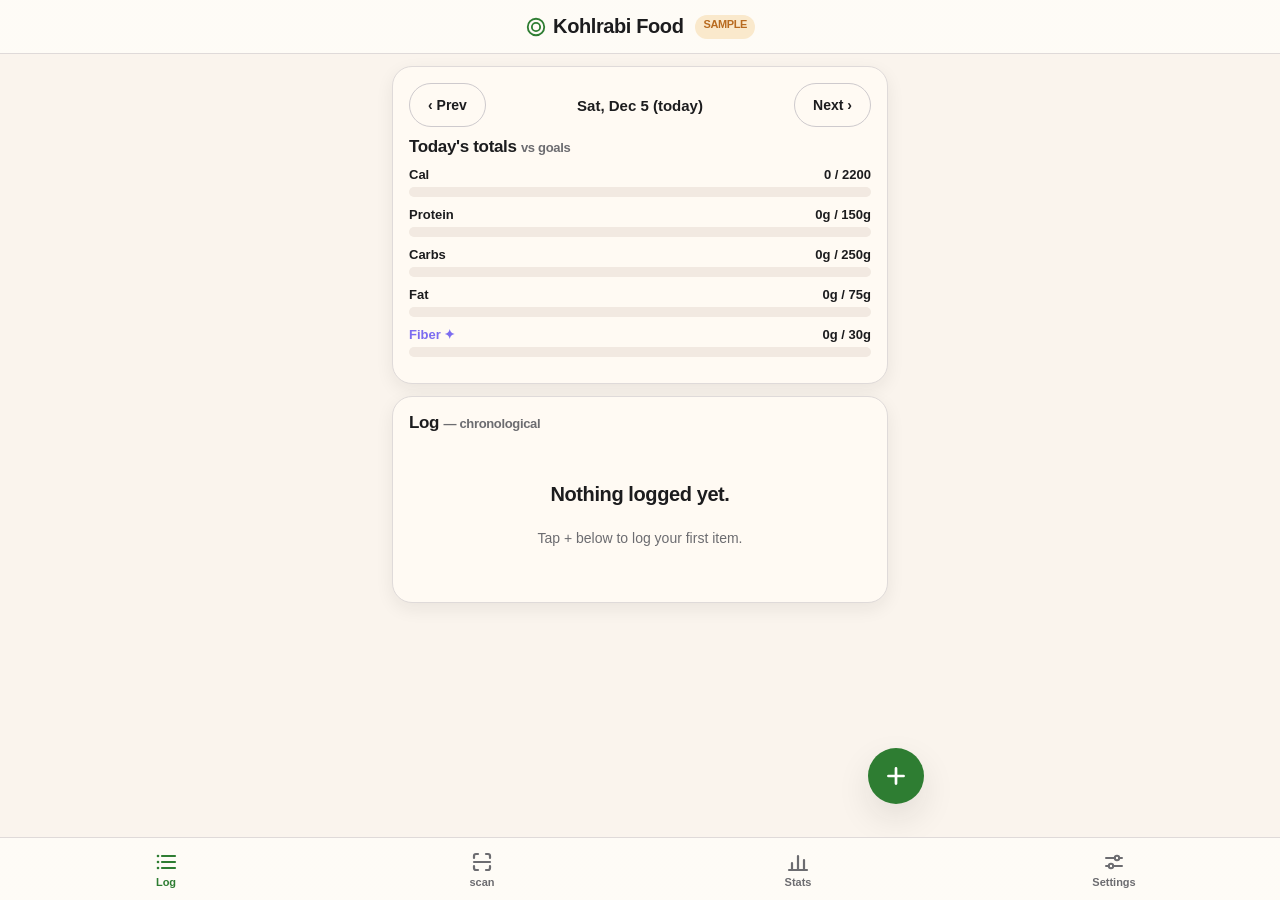
<file: index.html>
<!DOCTYPE html>
<html lang="en">
<head>
<meta charset="utf-8">
<meta name="viewport" content="width=device-width, initial-scale=1, viewport-fit=cover">
<title>Kohlrabi Food</title>
<meta name="theme-color" content="#1e7a34">
<link rel="manifest" href="manifest.webmanifest">
<link rel="icon" href="icon.svg" type="image/svg+xml">
<link rel="stylesheet" href="css/style.css">
</head>
<body>
<div class="app">
  <header class="topbar">
    <h1 class="title"><svg class="plate" viewBox="0 0 24 24" fill="none" stroke="currentColor" stroke-width="2" stroke-linecap="round" aria-hidden="true"><circle cx="12" cy="12" r="9"/><circle cx="12" cy="12" r="4.5"/></svg>Kohlrabi Food<span class="sample-badge">SAMPLE</span></h1>
  </header>

  <main>
    <!-- LOG -->
    <section class="tab active" id="tab-log">
      <div class="card">
        <div class="row between" style="margin-bottom:10px">
          <button class="btn small secondary" id="date-prev" aria-label="Previous day">‹ Prev</button>
          <strong id="date-label" style="font-size:15px"></strong>
          <button class="btn small secondary" id="date-next" aria-label="Next day">Next ›</button>
        </div>
        <h3>Today's totals <span class="muted">vs goals</span></h3>
        <div id="rollup"></div>
      </div>
      <div class="card" id="quick-card" hidden>
        <h3>Quick add <span class="muted">— log again in one tap</span></h3>
        <div id="quick-add"></div>
      </div>
      <div class="card">
        <h3>Log <span class="muted">— chronological</span></h3>
        <div id="entries"></div>
      </div>
    </section>

    <!-- SCAN -->
    <section class="tab" id="tab-scan">
      <div class="card scan-hero">
        <svg class="hero-ico" viewBox="0 0 24 24" fill="none" stroke="currentColor" stroke-width="1.8" stroke-linecap="round" aria-hidden="true"><path d="M4 8V6a2 2 0 0 1 2-2h2M16 4h2a2 2 0 0 1 2 2v2M20 16v2a2 2 0 0 1-2 2h-2M8 20H6a2 2 0 0 1-2-2v-2"/><path d="M4 12h16"/></svg>
        <h3>Scan a barcode</h3>
        <div class="muted">Point the camera at a product barcode.</div>
      </div>
      <div class="card">
        <div class="viewfinder-wrap">
          <video id="viewfinder" class="viewfinder" muted playsinline></video>
          <div class="scan-frame"></div>
          <div class="scan-status" id="scan-status">Starting camera…</div>
        </div>
      </div>
      <div class="card">
        <h3>No barcode?</h3>
        <label class="field">Type a barcode</label>
        <div class="row">
          <input type="tel" id="manual-barcode" inputmode="numeric" placeholder="e.g. 3017624010701">
          <button class="btn small" id="manual-barcode-btn" style="white-space:nowrap">Look up</button>
        </div>
        <label class="field">Or search by name <span class="muted">(sample catalog)</span></label>
        <div class="row">
          <input type="text" id="name-search" placeholder="e.g. cheerios">
          <button class="btn small" id="name-search-btn" style="white-space:nowrap">Search</button>
        </div>
        <div id="search-results" style="margin-top:8px"></div>
        <div class="muted" style="margin-top:8px">Try a sample barcode: 3017624010701 (Nutella), 016000275287 (Cheerios), 888849007521 (Quest bar).</div>
      </div>
    </section>

    <!-- STATS -->
    <section class="tab" id="tab-stats">
      <div class="card">
        <h3>At a glance</h3>
        <div class="period-tabs" id="stats-period"></div>
        <div id="stats-strip-wrap" style="margin-top:12px">
          <div class="week-nav">
            <button class="btn small secondary" id="stats-week-prev">‹</button>
            <strong id="stats-week-label" style="font-size:13px"></strong>
            <button class="btn small secondary" id="stats-week-next">›</button>
          </div>
          <div class="week-strip" id="stats-strip"></div>
        </div>
      </div>
      <div class="card">
        <h3>Goals vs actuals <span class="muted" id="stats-avg-label"></span></h3>
        <div id="stats-goals"></div>
      </div>
      <div class="card" id="stats-cal-card">
        <h3>Calories by day</h3>
        <div id="stats-cals"></div>
      </div>
      <div class="card">
        <div class="row between">
          <h3 style="margin:0">Weight</h3>
          <button class="btn small secondary" id="weight-add">Enter weight</button>
        </div>
        <div id="weight-summary" style="margin-top:8px"></div>
        <div id="weight-list" style="margin-top:8px"></div>
      </div>
    </section>

    <!-- SETTINGS -->
    <section class="tab" id="tab-settings">
      <div class="card">
        <h3>Calorie goal</h3>
        <div class="period-tabs" id="dir-pills"></div>
        <div id="rate-row" style="margin-top:10px">
          <label class="field" style="margin-top:0">Pace</label>
          <div class="period-tabs" id="rate-pills"></div>
        </div>
        <div id="cal-target-out" style="margin-top:10px;font-size:14px"></div>
        <label class="field">Goal weight, optional (<span id="gw-unit">lb</span>)</label>
        <div class="row">
          <input type="number" id="goal-weight" inputmode="decimal" placeholder="e.g. 170">
          <button class="btn small secondary" id="gw-save">Save</button>
        </div>
        <div class="muted" id="gw-projection" style="margin-top:6px"></div>
      </div>
      <div class="card">
        <h3>Daily goals <span class="muted">— or set manually</span></h3>
        <div id="goals-form"></div>
        <div class="muted" id="goals-msg" style="margin-top:8px"></div>
      </div>
      <div class="card">
        <h3>TDEE estimator <span class="muted">(optional)</span></h3>
        <div class="muted">Rough daily calorie burn via Mifflin-St Jeor. Not medical advice.</div>
        <div class="row">
          <div style="flex:1"><label class="field">Age</label><input type="number" id="t-age" inputmode="numeric"></div>
          <div style="flex:1"><label class="field">Sex</label><select id="t-sex"><option value="male">Male</option><option value="female">Female</option></select></div>
        </div>
        <div class="row">
          <div style="flex:1"><label class="field">Height (cm)</label><input type="number" id="t-height" inputmode="decimal"></div>
          <div style="flex:1"><label class="field">Weight (<span id="tdee-wunit">lb</span>)</label><input type="number" id="t-weight" inputmode="decimal"></div>
        </div>
        <label class="field">Activity</label>
        <select id="t-act">
          <option value="1.2">Sedentary (little exercise)</option>
          <option value="1.375">Light (1–3 days/wk)</option>
          <option value="1.55" selected>Moderate (3–5 days/wk)</option>
          <option value="1.725">Heavy (6–7 days/wk)</option>
          <option value="1.9">Athlete (2x/day)</option>
        </select>
        <div style="height:10px"></div>
        <button class="btn secondary" id="tdee-calc">Estimate TDEE</button>
        <div id="tdee-out" style="margin-top:10px;font-size:14px"></div>
      </div>
      <div class="card">
        <h3>Units</h3>
        <div class="period-tabs" id="unit-pills"></div>
        <div class="muted" style="margin-top:8px">Applies to weigh-ins and the TDEE weight field.</div>
      </div>
      <div class="card">
        <h3>Data</h3>
        <div class="row">
          <button class="btn secondary" id="export-json">Export JSON</button>
          <button class="btn secondary" id="delete-all" style="color:var(--danger)">Delete all</button>
        </div>
      </div>
    </section>
  </main>

  <nav class="tabs">
    <button data-tab="log" class="active"><svg viewBox="0 0 24 24" fill="none" stroke="currentColor" stroke-width="2.2" stroke-linecap="round" aria-hidden="true"><path d="M8 6h13M8 12h13M8 18h13"/><circle cx="4" cy="6" r="1.3" fill="currentColor" stroke="none"/><circle cx="4" cy="12" r="1.3" fill="currentColor" stroke="none"/><circle cx="4" cy="18" r="1.3" fill="currentColor" stroke="none"/></svg>Log</button>
    <button data-tab="scan"><svg viewBox="0 0 24 24" fill="none" stroke="currentColor" stroke-width="2.2" stroke-linecap="round" aria-hidden="true"><path d="M4 8V6a2 2 0 0 1 2-2h2M16 4h2a2 2 0 0 1 2 2v2M20 16v2a2 2 0 0 1-2 2h-2M8 20H6a2 2 0 0 1-2-2v-2"/><path d="M4 12h16"/></svg>scan</button>
    <button data-tab="stats"><svg viewBox="0 0 24 24" fill="none" stroke="currentColor" stroke-width="2.2" stroke-linecap="round" aria-hidden="true"><path d="M6 20v-7M12 20V6M18 20v-10"/><path d="M3 20h18"/></svg>Stats</button>
    <button data-tab="settings"><svg viewBox="0 0 24 24" fill="none" stroke="currentColor" stroke-width="2" stroke-linecap="round" aria-hidden="true"><path d="M4 8h9M17 8h3M4 16h3M11 16h9"/><circle cx="15" cy="8" r="2.2"/><circle cx="9" cy="16" r="2.2"/></svg>Settings</button>
  </nav>
  <button id="fab-add" class="fab" aria-label="Add food"><svg viewBox="0 0 24 24" fill="none" stroke="currentColor" stroke-width="2.5" stroke-linecap="round" aria-hidden="true"><path d="M12 5v14M5 12h14"/></svg></button>
</div>
<script type="module" src="js/app.js"></script>
</body>
</html>
</file>
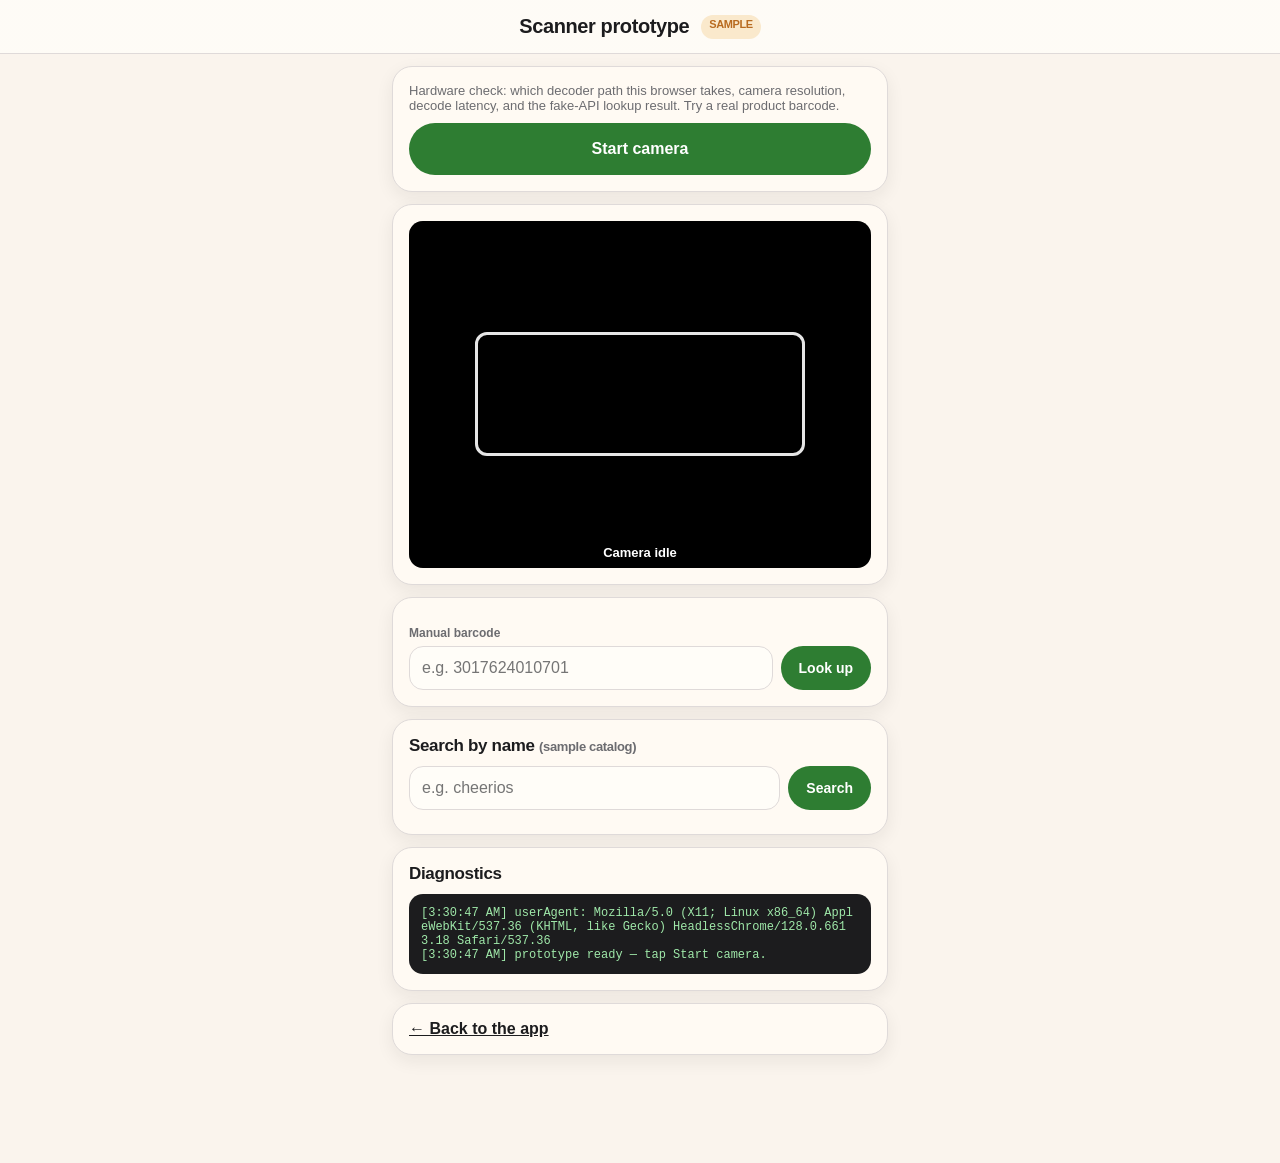
<file: prototype/index.html>
<!DOCTYPE html>
<html lang="en">
<head>
<meta charset="utf-8">
<meta name="viewport" content="width=device-width, initial-scale=1, viewport-fit=cover">
<title>Scanner Prototype — Kohlrabi Food</title>
<meta name="theme-color" content="#1e7a34">
<link rel="icon" href="../icon.svg" type="image/svg+xml">
<link rel="stylesheet" href="../css/style.css">
</head>
<body>
<div class="app">
  <header class="topbar"><h1 class="title">Scanner prototype<span class="sample-badge">SAMPLE</span></h1></header>
  <main>
    <div class="card">
      <div class="muted" style="margin-bottom:10px">
        Hardware check: which decoder path this browser takes, camera resolution,
        decode latency, and the fake-API lookup result. Try a real product barcode.
      </div>
      <button class="btn" id="start-btn">Start camera</button>
    </div>
    <div class="card">
      <div class="viewfinder-wrap">
        <video id="viewfinder" class="viewfinder" muted playsinline></video>
        <div class="scan-frame"></div>
        <div class="scan-status" id="scan-status">Camera idle</div>
      </div>
    </div>
    <div class="card">
      <label class="field">Manual barcode</label>
      <div class="row">
        <input type="tel" id="manual" inputmode="numeric" placeholder="e.g. 3017624010701">
        <button class="btn small" id="manual-btn" style="white-space:nowrap">Look up</button>
      </div>
    </div>
    <div class="card">
      <h3>Search by name <span class="muted">(sample catalog)</span></h3>
      <div class="row">
        <input type="text" id="p-search" placeholder="e.g. cheerios">
        <button class="btn small" id="p-search-btn">Search</button>
      </div>
      <div id="p-search-results" style="margin-top:8px"></div>
    </div>
    <div id="result"></div>
    <div class="card">
      <h3>Diagnostics</h3>
      <div class="diag" id="diag"></div>
    </div>
    <div class="card">
      <a href="../" style="color:var(--green);font-weight:700">← Back to the app</a>
    </div>
  </main>
</div>
<script type="module" src="../js/prototype.js"></script>
</body>
</html>
</file>
<file: css/style.css>
/* Kohlrabi Food — exact design language of the Kohlrabi workout app.
   Warm-paper light theme, pine accent, soft radii. No build step. */
:root {
  --bg: #faf4ed;
  --surface: #fffaf3;
  --surface-2: #f2e9e1;
  --surface-raised: #fffdf8;
  --ink: #1c1c1e;
  --ink-strong: #000000;
  --muted: #6c6c70;
  --subtle: #8e8e93;
  --line: #dfdad9;
  --line-strong: #cecacd;
  --accent: #2e7d32;
  --accent-hover: #256429;
  --accent-soft: #ddefdc;
  --iris: #7c6cf0;
  --iris-soft: #e6e2fd;
  --danger: #d92d20;
  --danger-soft: #fbe3e1;
  --warning: #b86b20;
  --gold-soft: #fae9cc;
  --on-accent: #ffffff;
  --focus-ring: rgba(46,125,50,.22);
  --shadow-color: rgba(28,28,30,.10);
  --shadow-soft-color: rgba(28,28,30,.07);
  --backdrop: rgba(0,0,0,.32);
  --nav-bg: rgba(255,253,248,.82);
  --shadow: 0 14px 34px var(--shadow-color);
  --shadow-soft: 0 6px 18px var(--shadow-soft-color);
  --radius-sm: 14px;
  --radius-md: 20px;
  --radius-lg: 22px;
  --font-sans: -apple-system, BlinkMacSystemFont, "Segoe UI", Roboto, "Helvetica Neue", Arial, sans-serif;
}
* { box-sizing: border-box; }
html, body { margin: 0; padding: 0; }
body {
  font-family: var(--font-sans);
  background: var(--bg);
  color: var(--ink);
  -webkit-text-size-adjust: 100%;
}
.app { max-width: 520px; margin: 0 auto; min-height: 100dvh; }

/* ===== Top bar (fixed, translucent, iOS-26-safe) ===== */
header.topbar {
  position: fixed; top: 0; left: 0; right: 0; z-index: 30;
  max-width: 520px; margin: 0 auto;
  height: calc(54px + env(safe-area-inset-top));
  padding: env(safe-area-inset-top) 4px 0;
  display: grid; grid-template-columns: auto minmax(0,1fr) auto; align-items: center;
  border-bottom: 1px solid var(--line);
  background-color: var(--bg);
  background-image: linear-gradient(var(--nav-bg), var(--nav-bg));
  -webkit-backdrop-filter: blur(20px) saturate(1.6);
  backdrop-filter: blur(20px) saturate(1.6);
}
header.topbar .title {
  position: absolute; left: 0; right: 0; top: env(safe-area-inset-top); bottom: 0;
  display: flex; align-items: center; justify-content: center;
  margin: 0; padding: 0 56px;
  font-size: 20px; font-weight: 750; letter-spacing: -.02em;
  white-space: nowrap; overflow: hidden; text-overflow: ellipsis; pointer-events: none;
}
header.topbar .date-nav { grid-column: 3; display: flex; align-items: center; gap: 2px; padding-right: 4px; }
header.topbar .date-nav button {
  display: grid; place-items: center; width: 44px; height: 44px;
  border: 0; border-radius: 12px; background: transparent; color: var(--ink);
  font-size: 22px; cursor: pointer;
}
header.topbar .date-nav #date-label { font-size: 13px; font-weight: 700; color: var(--muted); white-space: nowrap; }

/* ===== Bottom nav (fixed, translucent) ===== */
nav.tabs {
  position: fixed; left: 0; right: 0; bottom: 0; z-index: 20;
  max-width: 520px; margin: 0 auto;
  display: grid; grid-template-columns: repeat(4, 1fr);
  padding: 6px 8px calc(6px + env(safe-area-inset-bottom));
  border-top: 1px solid var(--line);
  background-color: var(--bg);
  background-image: linear-gradient(var(--nav-bg), var(--nav-bg));
  -webkit-backdrop-filter: blur(20px) saturate(1.6);
  backdrop-filter: blur(20px) saturate(1.6);
}
nav.tabs button {
  border: 0; background: none; padding: 6px 0; cursor: pointer;
  color: var(--muted); font-size: 11px; font-weight: 700;
  display: flex; flex-direction: column; align-items: center; gap: 2px;
}
nav.tabs button .ico { font-size: 22px; }
nav.tabs button svg { width: 24px; height: 24px; }
nav.tabs button.active { color: var(--accent); }
header.topbar .title svg.plate { width: 22px; height: 22px; color: var(--accent); flex: none; }
header.topbar .title { gap: 6px; }
.scan-hero .hero-ico { width: 56px; height: 56px; color: var(--accent); }

main { padding: calc(54px + env(safe-area-inset-top) + 12px) 12px calc(96px + env(safe-area-inset-bottom)); }
.tab { display: none; }
.tab.active { display: block; }

/* ===== Cards ===== */
.card {
  background: var(--surface);
  border: 1px solid var(--line);
  border-radius: var(--radius-md);
  box-shadow: var(--shadow-soft);
  padding: 16px;
  margin-bottom: 12px;
}
.card h3 { margin: 0 0 10px; font-size: 17px; font-weight: 700; letter-spacing: -.02em; }
.muted { color: var(--muted); font-size: 13px; }

/* ===== Buttons ===== */
.btn {
  display: inline-block; width: 100%;
  min-height: 52px; padding: 0 22px;
  border: 0; border-radius: 999px;
  background: var(--accent); color: var(--on-accent);
  font-family: var(--font-sans); font-size: 16px; font-weight: 700;
  cursor: pointer;
}
.btn:active { background: var(--accent-hover); }
.btn.secondary {
  background: var(--surface); color: var(--ink);
  border: 1px solid var(--line-strong);
}
.btn.secondary:active { background: var(--surface-2); }
.btn.small { width: auto; min-height: 44px; padding: 0 18px; font-size: 14px; white-space: nowrap; }

/* ===== Forms ===== */
label.field { display: block; color: var(--muted); font-size: 12px; font-weight: 700; margin: 12px 0 6px; }
input[type=text], input[type=number], input[type=tel], input[type=date], select {
  width: 100%; min-height: 44px; padding: 0 12px;
  font-size: 16px; font-family: var(--font-sans); color: var(--ink);
  border: 1px solid var(--line); border-radius: var(--radius-sm);
  background: var(--surface-raised); outline: none;
}
input:focus, select:focus { border-color: var(--accent); box-shadow: 0 0 0 3px var(--focus-ring); }
.row { display: flex; gap: 8px; align-items: center; }
.row.between { justify-content: space-between; }

/* ===== Scan ===== */
.scan-hero { text-align: center; }
.scan-hero .big { font-size: 56px; }
.scan-hero h3 { margin: 6px 0 4px; }
.viewfinder-wrap { position: relative; border-radius: var(--radius-sm); overflow: hidden; background: #000; }
video.viewfinder { width: 100%; display: block; aspect-ratio: 4/3; object-fit: cover; }
.scan-frame { position: absolute; inset: 0; pointer-events: none; display: flex; align-items: center; justify-content: center; }
.scan-frame::before {
  content: ""; width: 70%; height: 34%;
  border: 3px solid rgba(255,255,255,.9); border-radius: 12px;
  box-shadow: 0 0 0 9999px rgba(0,0,0,.35);
}
.scan-status {
  position: absolute; left: 0; right: 0; bottom: 8px; text-align: center;
  color: #fff; font-size: 13px; font-weight: 600; text-shadow: 0 1px 3px #000;
}

/* ===== Log ===== */
.entry { display: flex; justify-content: space-between; align-items: center; padding: 10px 2px; border-bottom: 1px solid var(--line); }
.entry:last-child { border-bottom: 0; }
.entry .name { font-weight: 700; font-size: 14px; letter-spacing: -.01em; }
.entry .amt { font-size: 12px; color: var(--muted); margin-top: 2px; }
.entry .macros { font-size: 12px; color: var(--muted); text-align: right; white-space: nowrap; line-height: 1.5; }
.entry .del {
  border: 0; background: none; color: var(--danger);
  font-size: 20px; cursor: pointer; padding: 4px 8px; min-width: 44px; min-height: 44px;
}
.goalbar { margin: 10px 0; }
.goalbar .lbl { display: flex; justify-content: space-between; font-size: 13px; font-weight: 700; margin-bottom: 5px; }
.goalbar .lbl .fiber-tag { color: var(--iris); }
.goalbar .track { height: 10px; background: var(--surface-2); border-radius: 6px; overflow: hidden; }
.goalbar .fill { height: 100%; background: var(--accent); border-radius: 6px; transition: width .2s; }
.goalbar .fill.fiber { background: var(--iris); }
.goalbar.over .fill { background: var(--danger); }

/* ===== Product sheet (bottom sheet dialog) ===== */
.sheet-backdrop {
  position: fixed; inset: 0; z-index: 40;
  background: var(--backdrop);
  display: flex; align-items: flex-end; justify-content: center;
}
.sheet {
  background: var(--surface); color: var(--ink);
  border-radius: var(--radius-lg) var(--radius-lg) 0 0;
  width: 100%; max-width: 520px; max-height: 88dvh; overflow-y: auto;
  padding: 20px 18px calc(28px + env(safe-area-inset-bottom));
  box-shadow: 0 24px 70px var(--focus-ring);
}
.sheet h2 { margin: 0 0 4px; font-size: 22px; font-weight: 700; letter-spacing: -.02em; }
.sheet .brand { color: var(--muted); font-size: 13px; margin-bottom: 10px; }
.macro-grid { display: grid; grid-template-columns: repeat(5, 1fr); gap: 6px; margin: 12px 0; }
.macro-grid .m { background: var(--surface-2); border-radius: var(--radius-sm); padding: 9px 4px; text-align: center; }
.macro-grid .m .v { font-weight: 800; font-size: 15px; letter-spacing: -.01em; }
.macro-grid .m .k { font-size: 10px; color: var(--muted); font-weight: 700; margin-top: 2px; }
.macro-grid .m.fiber { outline: 2px solid var(--iris); background: var(--iris-soft); }
.macro-grid .m.fiber .k { color: var(--iris); }
.stepper { display: flex; align-items: center; gap: 14px; justify-content: center; margin: 14px 0; }
.stepper button {
  width: 44px; height: 44px; border-radius: 50%;
  border: 1px solid var(--line-strong); background: var(--surface);
  color: var(--ink); font-size: 22px; cursor: pointer;
}
.stepper .val { font-size: 19px; font-weight: 800; min-width: 96px; text-align: center; letter-spacing: -.01em; }
details.nutrients { margin-top: 10px; font-size: 13px; }
details.nutrients summary { cursor: pointer; font-weight: 700; color: var(--accent); padding: 8px 0; }
.nut-row { display: flex; justify-content: space-between; padding: 6px 0; border-bottom: 1px solid var(--line); }

/* ===== Tags / badges ===== */
.sample-badge {
  display: inline-block; min-height: 24px; padding: 3px 8px; border-radius: 999px;
  background: var(--gold-soft); color: var(--warning);
  font-size: 11px; font-weight: 700; vertical-align: middle; margin-left: 6px;
}
.empty { padding: 40px 20px; text-align: center; color: var(--muted); font-size: 14px; }
.empty strong { display: block; color: var(--ink); font-size: 20px; font-weight: 700; margin-bottom: 8px; letter-spacing: -.02em; }

/* ===== Prototype diagnostics ===== */
.diag {
  font-family: ui-monospace, SFMono-Regular, monospace; font-size: 12px;
  background: #1c1c1e; color: #9fe8a9; border-radius: var(--radius-sm);
  padding: 12px; white-space: pre-wrap; word-break: break-all;
  max-height: 260px; overflow-y: auto;
}

/* ===== FAB (Log: add food) ===== */
.fab {
  position: fixed; z-index: 15;
  right: max(16px, calc(50vw - 300px + 16px)); bottom: calc(96px + env(safe-area-inset-bottom));
  width: 56px; height: 56px; border-radius: 50%; border: 0;
  background: var(--accent); color: #fff;
  box-shadow: var(--shadow); cursor: pointer;
  display: grid; place-items: center;
  padding: 0;
}
.fab svg { width: 26px; height: 26px; }
.fab:active { background: var(--accent-hover); transform: scale(.96); }
.fab[hidden] { display: none; }

/* ===== Stats: period tabs, week strip, bars (workout-app language) ===== */
.period-tabs { display: flex; gap: 8px; }
.period-tab {
  min-height: 44px; padding: 0 18px;
  border: 1px solid var(--line); border-radius: 999px;
  background: var(--surface); color: var(--muted);
  font-size: 13px; font-weight: 750; cursor: pointer;
  font-family: var(--font-sans);
  transition: transform .15s ease;
}
.period-tab:active { transform: scale(.96); }
.period-tab[aria-pressed="true"] { border-color: var(--accent); background: var(--accent-soft); color: var(--accent); }
.week-nav { display: flex; align-items: center; justify-content: space-between; margin-bottom: 8px; }
.week-strip { display: grid; grid-template-columns: repeat(7, minmax(0,1fr)); gap: 6px; }
.day-chip {
  min-width: 0; padding: 8px 2px;
  border: 1px solid var(--line); border-radius: 18px;
  background: var(--surface); text-align: center; cursor: pointer;
  font-family: var(--font-sans);
  transition: transform .15s ease;
}
.day-chip:active { transform: scale(.96); }
.day-chip span, .day-chip strong { display: block; }
.day-chip span { color: var(--muted); font-size: 10px; font-weight: 750; text-transform: uppercase; }
.day-chip strong { margin-top: 2px; font-size: 14px; color: var(--ink); }
.day-chip em { display: block; font-style: normal; font-size: 9px; color: var(--muted); margin-top: 2px; min-height: 11px; }
.day-chip.today { border-color: var(--accent); box-shadow: inset 0 0 0 1px var(--accent); }
.day-chip.has-log strong { color: var(--accent); }
.day-chip.selected { background: var(--accent-soft); border-color: var(--accent); }
.bars { position: relative; display: flex; gap: 6px; height: 110px; }
.bar-col { flex: 1; display: flex; align-items: flex-end; cursor: pointer; }
.bar { width: 100%; background: var(--accent); border-radius: 6px 6px 0 0; min-height: 3px; }
.bar.over { background: var(--danger); }
.bar-col.selected .bar { outline: 2px solid var(--ink); outline-offset: 1px; }
.goal-line { position: absolute; left: 0; right: 0; border-top: 2px dashed var(--subtle); pointer-events: none; }
.bar-labels { display: flex; gap: 6px; margin-top: 4px; }
.bar-labels span { flex: 1; text-align: center; font-size: 10px; color: var(--muted); font-weight: 700; }

/* ===== Desktop: chrome spans full width, content stays a column ===== */
@media (min-width: 720px) {
  header.topbar, nav.tabs { max-width: none; }
  main { max-width: 600px; }
  .sheet-backdrop { align-items: center; padding: 24px; }
  .sheet { border-radius: var(--radius-lg); max-height: calc(100dvh - 48px); }
}
</file>
